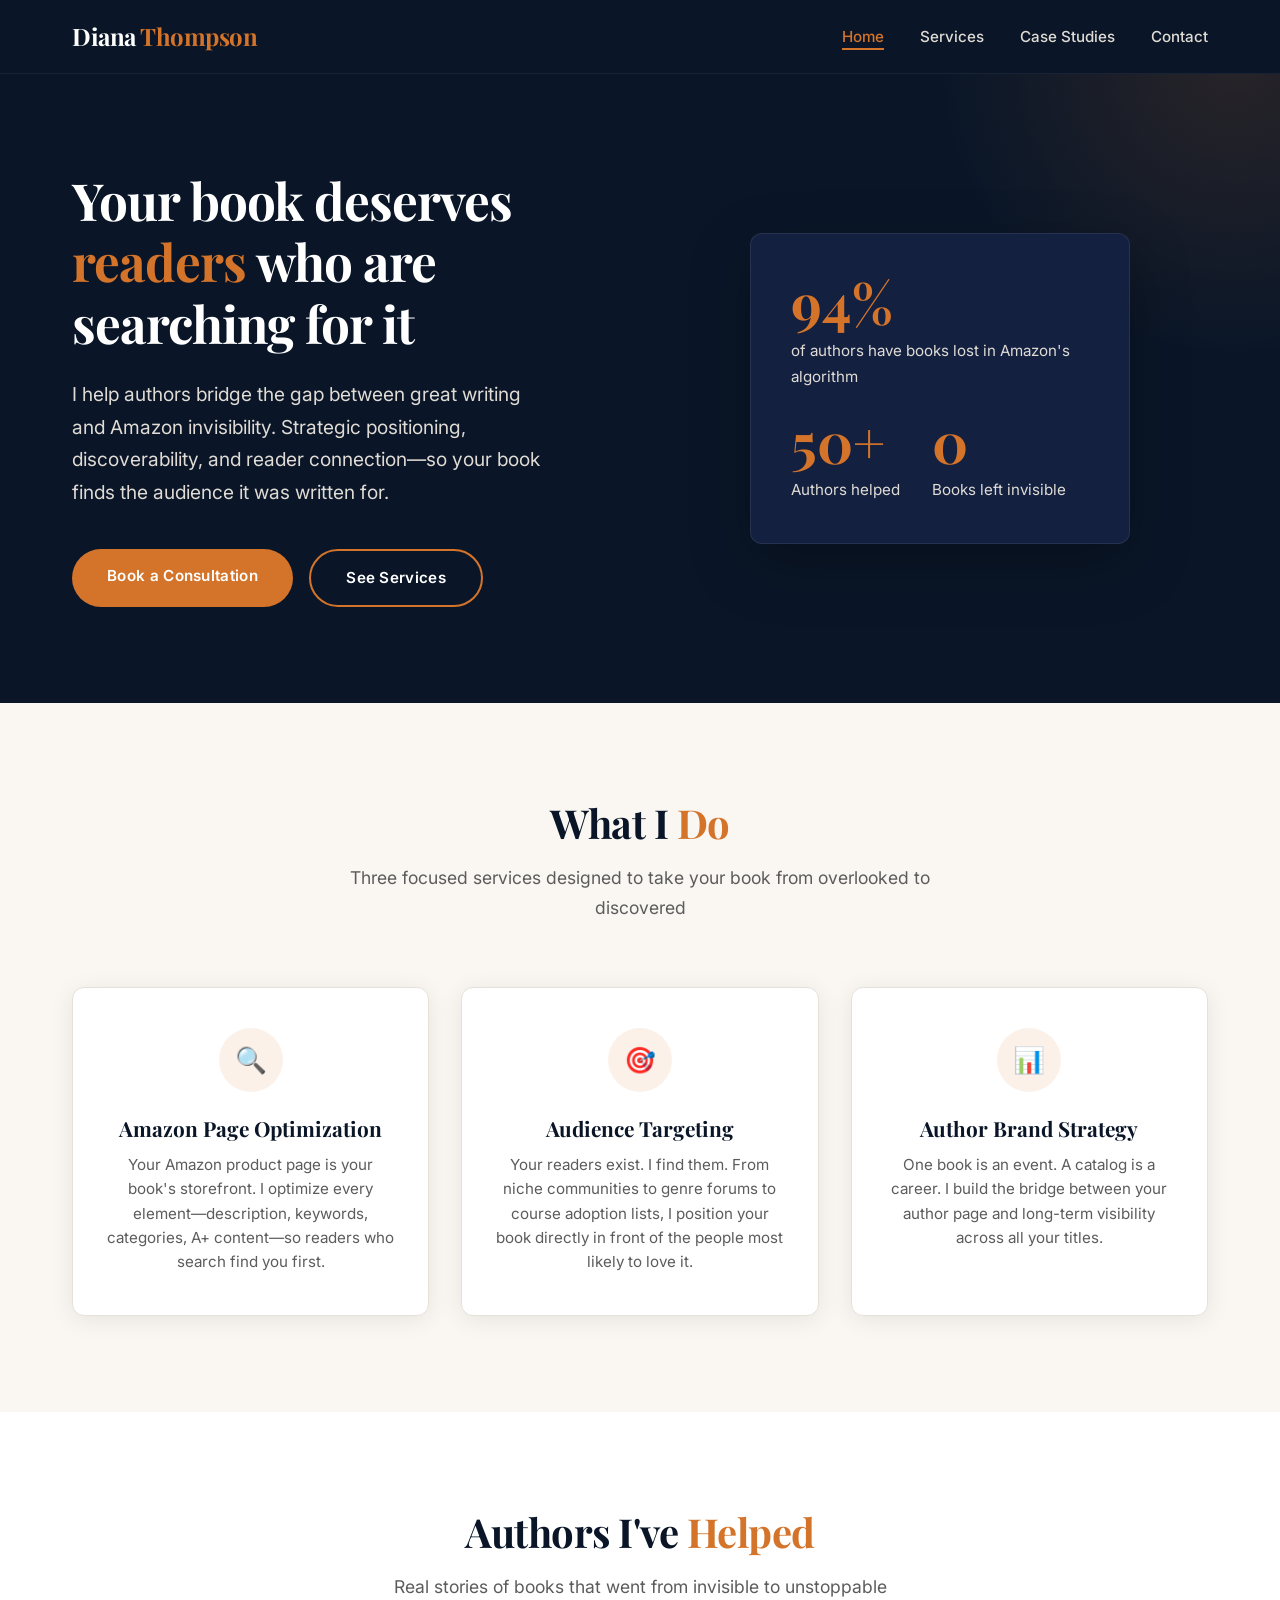
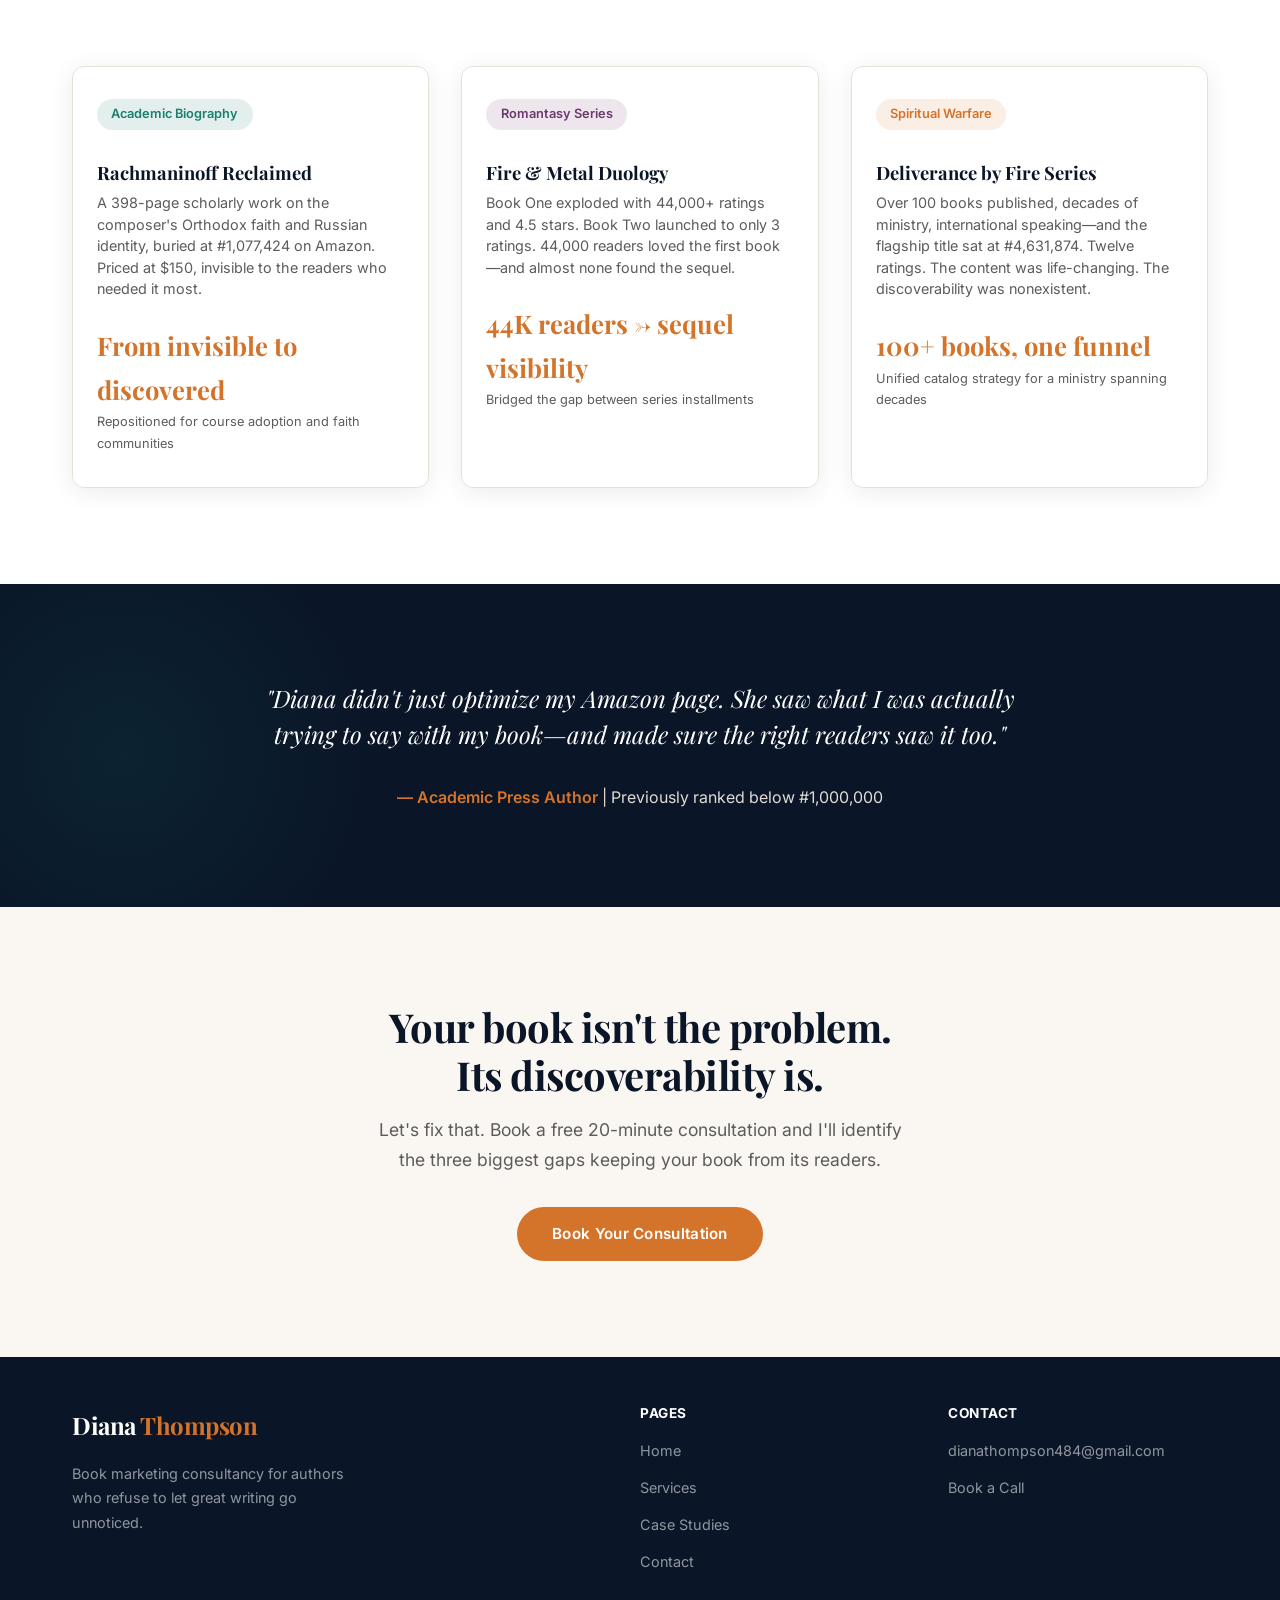
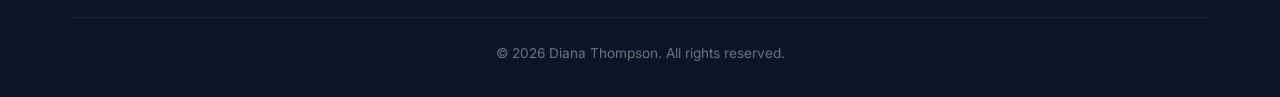
<file: index.html>
<!DOCTYPE html>
<html lang="en">
<head>
    <meta charset="UTF-8">
    <meta name="viewport" content="width=device-width, initial-scale=1.0">
    <title>Diana Thompson | Book Marketing Consultancy</title>
    <link rel="preconnect" href="https://fonts.googleapis.com">
    <link rel="preconnect" href="https://fonts.gstatic.com" crossorigin>
    <link href="https://fonts.googleapis.com/css2?family=Inter:wght@400;500;600;700&family=Playfair+Display:ital,wght@0,600;0,700;1,600&display=swap" rel="stylesheet">
    <link rel="stylesheet" href="style.css">
</head>
<body>

<!-- NAVBAR -->
<nav class="navbar">
    <div class="container">
        <a href="index.html" class="logo">Diana <span>Thompson</span></a>
        <ul class="nav-links">
            <li><a href="index.html" class="active">Home</a></li>
            <li><a href="services.html">Services</a></li>
            <li><a href="case-studies.html">Case Studies</a></li>
            <li><a href="contact.html">Contact</a></li>
        </ul>
    </div>
</nav>

<!-- HERO -->
<header class="hero">
    <div class="container">
        <div class="hero-content">
            <h1>Your book deserves <span>readers</span> who are searching for it</h1>
            <p>I help authors bridge the gap between great writing and Amazon invisibility. Strategic positioning, discoverability, and reader connection—so your book finds the audience it was written for.</p>
            <div class="hero-buttons">
                <a href="contact.html" class="btn btn-primary">Book a Consultation</a>
                <a href="services.html" class="btn btn-secondary">See Services</a>
            </div>
        </div>
        <div class="hero-visual">
            <div class="hero-card">
                <div class="stat">94%</div>
                <div class="stat-label">of authors have books lost in Amazon's algorithm</div>
                <div class="stat-row">
                    <div>
                        <div class="stat">50+</div>
                        <div class="stat-label">Authors helped</div>
                    </div>
                    <div>
                        <div class="stat">0</div>
                        <div class="stat-label">Books left invisible</div>
                    </div>
                </div>
            </div>
        </div>
    </div>
</header>

<!-- SERVICES OVERVIEW -->
<section class="services-overview">
    <div class="container">
        <div class="section-header">
            <h2>What I <span>Do</span></h2>
            <p>Three focused services designed to take your book from overlooked to discovered</p>
        </div>
        <div class="services-grid">
            <div class="service-card">
                <div class="service-icon">🔍</div>
                <h3>Amazon Page Optimization</h3>
                <p>Your Amazon product page is your book's storefront. I optimize every element—description, keywords, categories, A+ content—so readers who search find you first.</p>
            </div>
            <div class="service-card">
                <div class="service-icon">🎯</div>
                <h3>Audience Targeting</h3>
                <p>Your readers exist. I find them. From niche communities to genre forums to course adoption lists, I position your book directly in front of the people most likely to love it.</p>
            </div>
            <div class="service-card">
                <div class="service-icon">📊</div>
                <h3>Author Brand Strategy</h3>
                <p>One book is an event. A catalog is a career. I build the bridge between your author page and long-term visibility across all your titles.</p>
            </div>
        </div>
    </div>
</section>

<!-- CASE STUDIES PREVIEW -->
<section class="case-studies-preview">
    <div class="container">
        <div class="section-header">
            <h2>Authors I've <span>Helped</span></h2>
            <p>Real stories of books that went from invisible to unstoppable</p>
        </div>
        <div class="case-cards">
            <!-- Case 1: Academic -->
            <div class="case-card">
                <div class="case-card-header">
                    <span class="genre-tag genre-academic">Academic Biography</span>
                </div>
                <div class="case-card-body">
                    <h3>Rachmaninoff Reclaimed</h3>
                    <p>A 398-page scholarly work on the composer's Orthodox faith and Russian identity, buried at #1,077,424 on Amazon. Priced at $150, invisible to the readers who needed it most.</p>
                </div>
                <div class="case-card-footer">
                    <div class="case-stat">From invisible to discovered</div>
                    <div class="case-stat-label">Repositioned for course adoption and faith communities</div>
                </div>
            </div>
            <!-- Case 2: Romantasy -->
            <div class="case-card">
                <div class="case-card-header">
                    <span class="genre-tag genre-romantasy">Romantasy Series</span>
                </div>
                <div class="case-card-body">
                    <h3>Fire & Metal Duology</h3>
                    <p>Book One exploded with 44,000+ ratings and 4.5 stars. Book Two launched to only 3 ratings. 44,000 readers loved the first book—and almost none found the sequel.</p>
                </div>
                <div class="case-card-footer">
                    <div class="case-stat">44K readers → sequel visibility</div>
                    <div class="case-stat-label">Bridged the gap between series installments</div>
                </div>
            </div>
            <!-- Case 3: Ministry -->
            <div class="case-card">
                <div class="case-card-header">
                    <span class="genre-tag genre-ministry">Spiritual Warfare</span>
                </div>
                <div class="case-card-body">
                    <h3>Deliverance by Fire Series</h3>
                    <p>Over 100 books published, decades of ministry, international speaking—and the flagship title sat at #4,631,874. Twelve ratings. The content was life-changing. The discoverability was nonexistent.</p>
                </div>
                <div class="case-card-footer">
                    <div class="case-stat">100+ books, one funnel</div>
                    <div class="case-stat-label">Unified catalog strategy for a ministry spanning decades</div>
                </div>
            </div>
        </div>
    </div>
</section>

<!-- TESTIMONIAL -->
<section class="testimonial-section">
    <div class="container">
        <div class="testimonial">
            <blockquote>"Diana didn't just optimize my Amazon page. She saw what I was actually trying to say with my book—and made sure the right readers saw it too."</blockquote>
            <cite>— Academic Press Author <span>| Previously ranked below #1,000,000</span></cite>
        </div>
    </div>
</section>

<!-- CTA -->
<section class="cta-section">
    <div class="container">
        <h2>Your book isn't the problem. <br>Its discoverability is.</h2>
        <p>Let's fix that. Book a free 20-minute consultation and I'll identify the three biggest gaps keeping your book from its readers.</p>
        <a href="contact.html" class="btn btn-primary">Book Your Consultation</a>
    </div>
</section>

<!-- FOOTER -->
<footer class="footer">
    <div class="container">
        <div class="footer-grid">
            <div class="footer-brand">
                <a href="index.html" class="logo">Diana <span>Thompson</span></a>
                <p>Book marketing consultancy for authors who refuse to let great writing go unnoticed.</p>
            </div>
            <div class="footer-links">
                <h4>Pages</h4>
                <ul>
                    <li><a href="index.html">Home</a></li>
                    <li><a href="services.html">Services</a></li>
                    <li><a href="case-studies.html">Case Studies</a></li>
                    <li><a href="contact.html">Contact</a></li>
                </ul>
            </div>
            <div class="footer-links">
                <h4>Contact</h4>
                <ul>
                    <li><a href="mailto:dianathompson484@gmail.com">dianathompson484@gmail.com</a></li>
                    <li><a href="contact.html">Book a Call</a></li>
                </ul>
            </div>
        </div>
        <div class="footer-bottom">
            <p>&copy; 2026 Diana Thompson. All rights reserved.</p>
        </div>
    </div>
</footer>

</body>
</html>
</file>
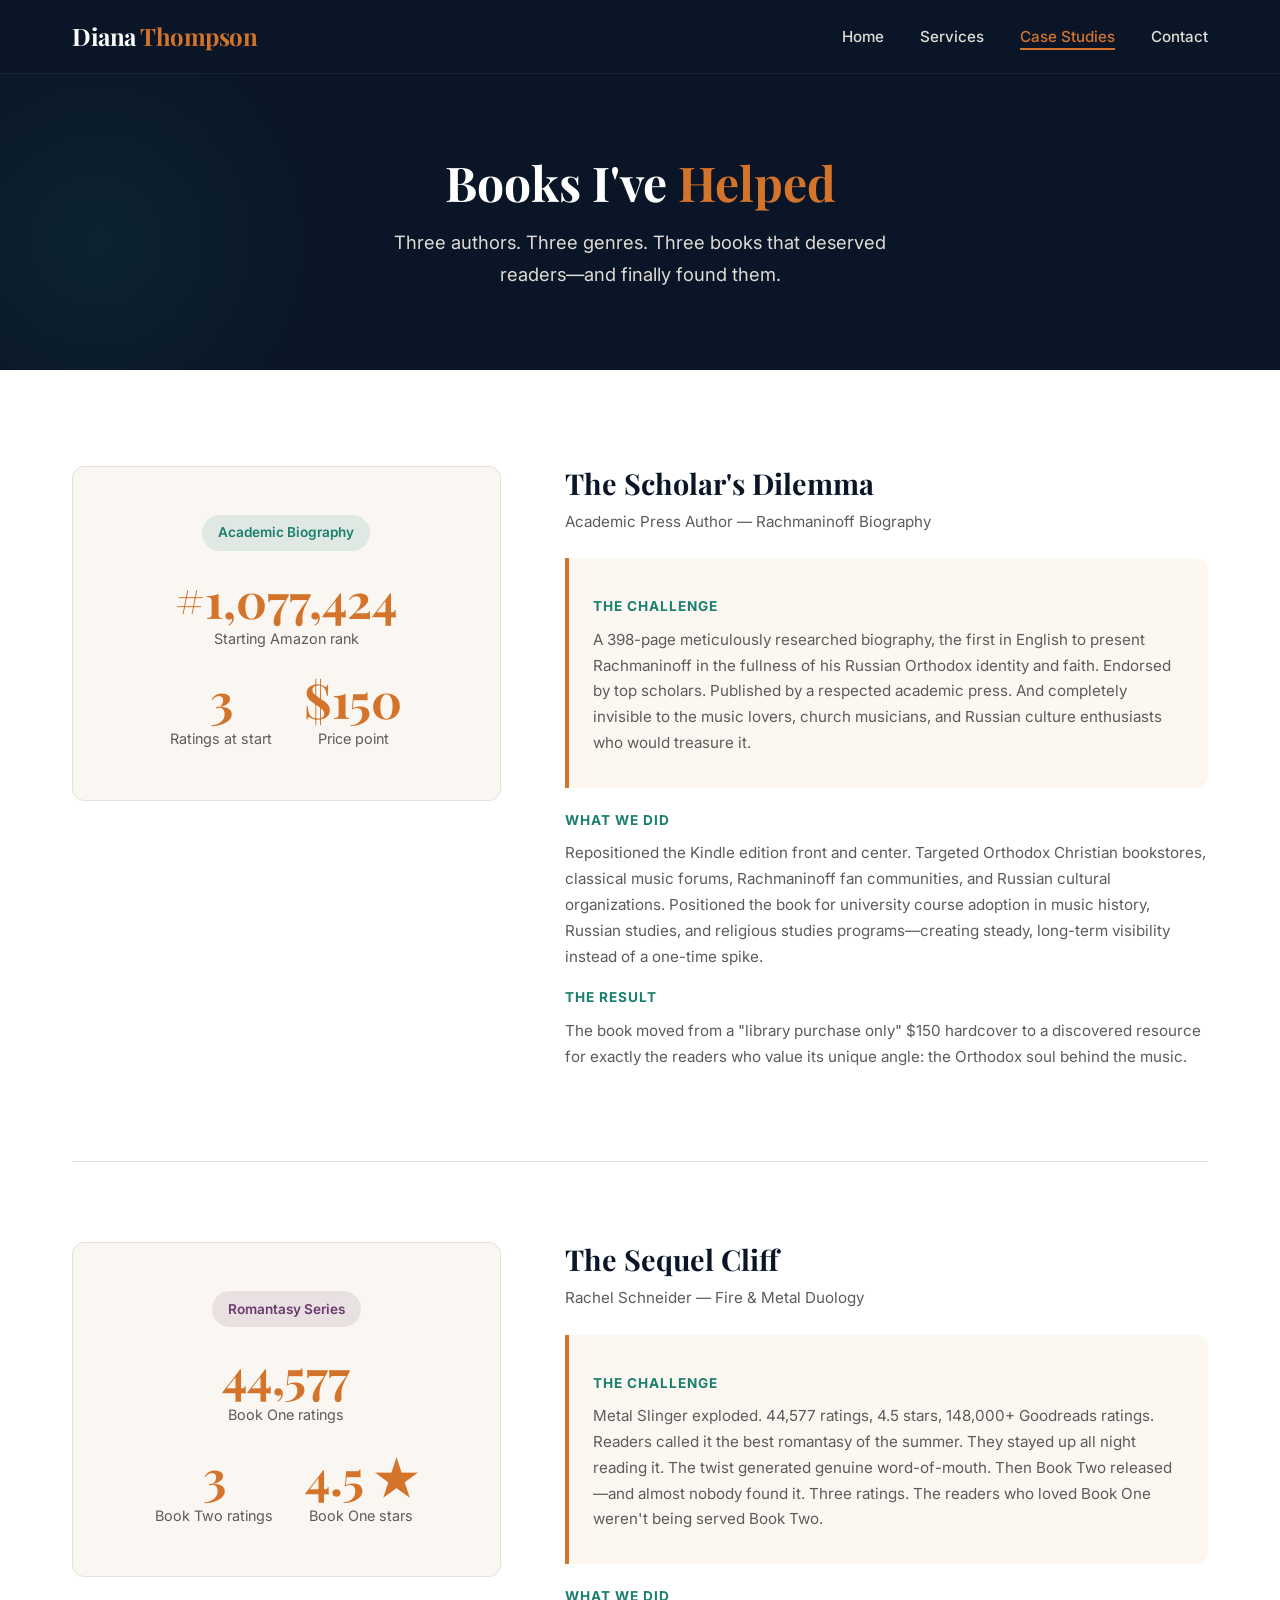
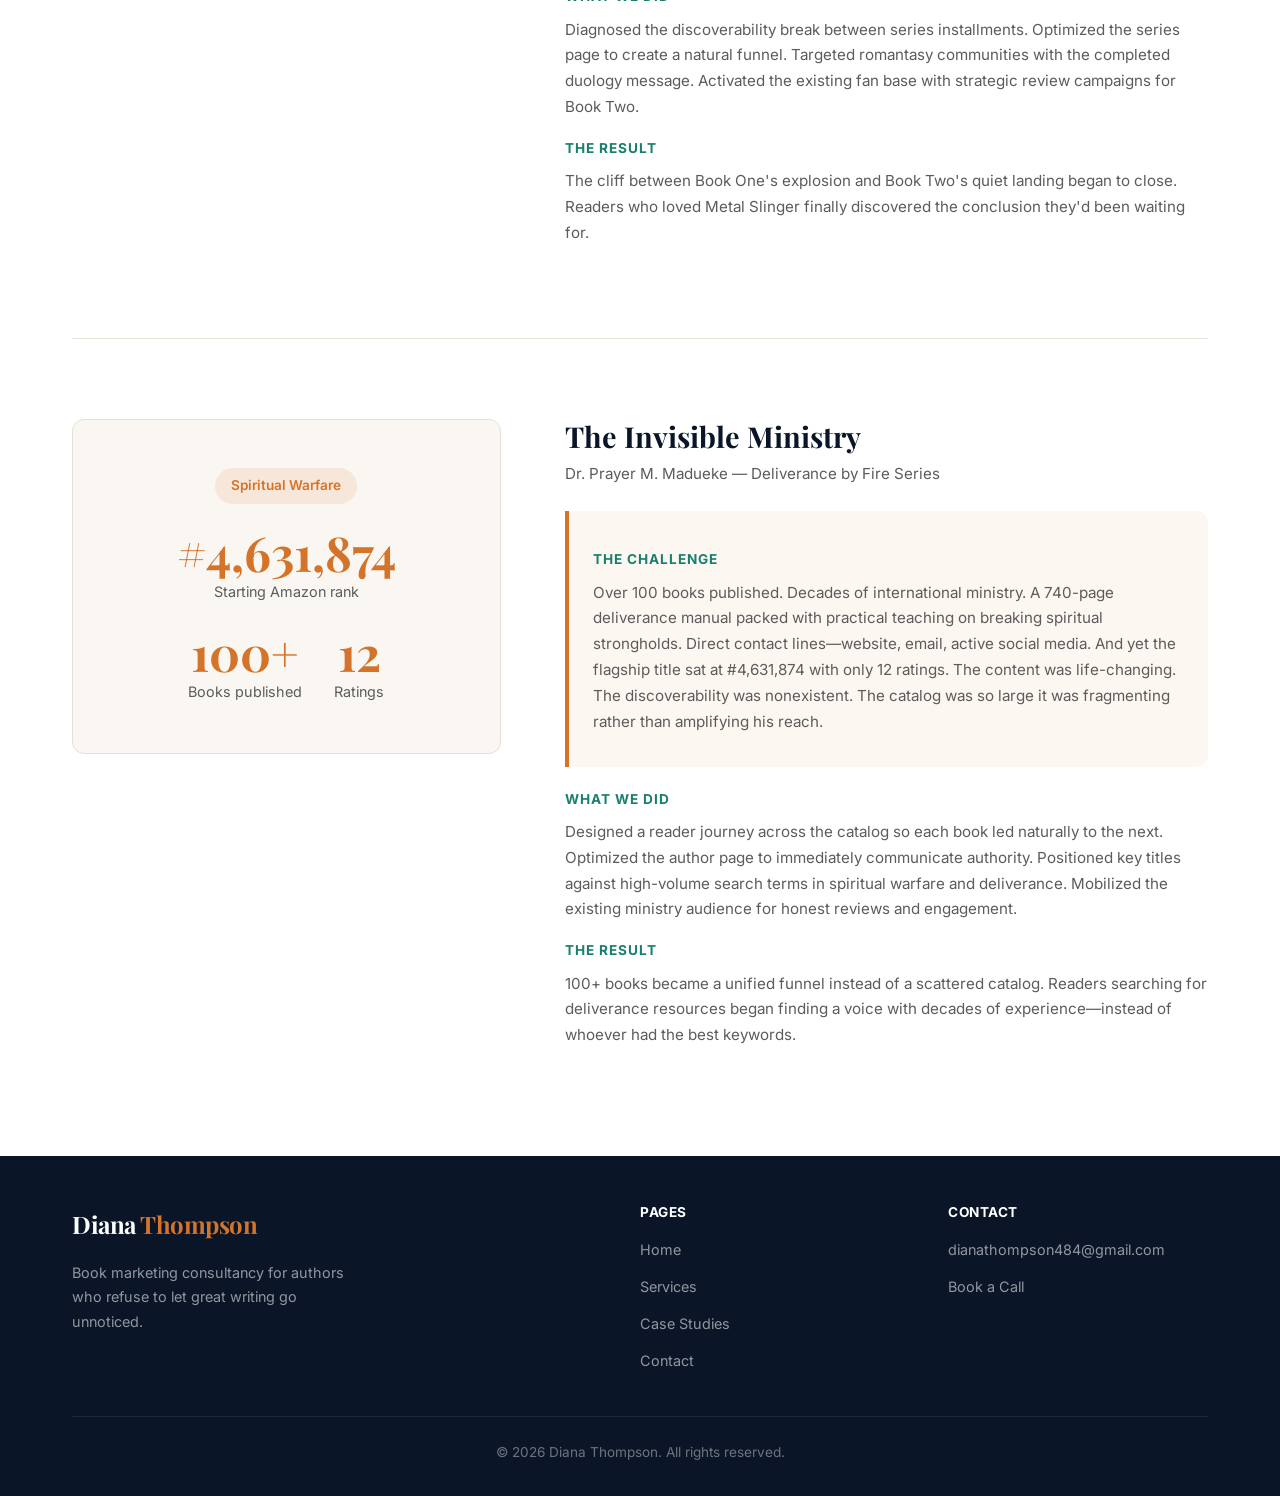
<file: case-studies.html>
<!DOCTYPE html>
<html lang="en">
<head>
    <meta charset="UTF-8">
    <meta name="viewport" content="width=device-width, initial-scale=1.0">
    <title>Case Studies | Diana Thompson</title>
    <link rel="preconnect" href="https://fonts.googleapis.com">
    <link rel="preconnect" href="https://fonts.gstatic.com" crossorigin>
    <link href="https://fonts.googleapis.com/css2?family=Inter:wght@400;500;600;700&family=Playfair+Display:ital,wght@0,600;0,700;1,600&display=swap" rel="stylesheet">
    <link rel="stylesheet" href="style.css">
</head>
<body>

<nav class="navbar">
    <div class="container">
        <a href="index.html" class="logo">Diana <span>Thompson</span></a>
        <ul class="nav-links">
            <li><a href="index.html">Home</a></li>
            <li><a href="services.html">Services</a></li>
            <li><a href="case-studies.html" class="active">Case Studies</a></li>
            <li><a href="contact.html">Contact</a></li>
        </ul>
    </div>
</nav>

<section class="case-studies-hero">
    <div class="container">
        <h1>Books I've <span>Helped</span></h1>
        <p>Three authors. Three genres. Three books that deserved readers—and finally found them.</p>
    </div>
</section>

<section class="case-studies-list">
    <div class="container">

        <!-- Case Study 1: Academic -->
        <div class="case-study-full">
            <div class="case-study-visual">
                <span class="genre-tag genre-academic">Academic Biography</span>
                <div class="case-metric">#1,077,424</div>
                <div class="case-metric-label">Starting Amazon rank</div>
                <div class="case-metric-row">
                    <div>
                        <div class="case-metric">3</div>
                        <div class="case-metric-label">Ratings at start</div>
                    </div>
                    <div>
                        <div class="case-metric">$150</div>
                        <div class="case-metric-label">Price point</div>
                    </div>
                </div>
            </div>
            <div class="case-study-content">
                <h2>The Scholar's Dilemma</h2>
                <p class="author-name">Academic Press Author — Rachmaninoff Biography</p>
                <div class="challenge-box">
                    <h4>The Challenge</h4>
                    <p>A 398-page meticulously researched biography, the first in English to present Rachmaninoff in the fullness of his Russian Orthodox identity and faith. Endorsed by top scholars. Published by a respected academic press. And completely invisible to the music lovers, church musicians, and Russian culture enthusiasts who would treasure it.</p>
                </div>
                <h4>What We Did</h4>
                <p>Repositioned the Kindle edition front and center. Targeted Orthodox Christian bookstores, classical music forums, Rachmaninoff fan communities, and Russian cultural organizations. Positioned the book for university course adoption in music history, Russian studies, and religious studies programs—creating steady, long-term visibility instead of a one-time spike.</p>
                <h4>The Result</h4>
                <p>The book moved from a "library purchase only" $150 hardcover to a discovered resource for exactly the readers who value its unique angle: the Orthodox soul behind the music.</p>
            </div>
        </div>

        <!-- Case Study 2: Romantasy -->
        <div class="case-study-full">
            <div class="case-study-visual">
                <span class="genre-tag genre-romantasy">Romantasy Series</span>
                <div class="case-metric">44,577</div>
                <div class="case-metric-label">Book One ratings</div>
                <div class="case-metric-row">
                    <div>
                        <div class="case-metric">3</div>
                        <div class="case-metric-label">Book Two ratings</div>
                    </div>
                    <div>
                        <div class="case-metric">4.5 ★</div>
                        <div class="case-metric-label">Book One stars</div>
                    </div>
                </div>
            </div>
            <div class="case-study-content">
                <h2>The Sequel Cliff</h2>
                <p class="author-name">Rachel Schneider — Fire & Metal Duology</p>
                <div class="challenge-box">
                    <h4>The Challenge</h4>
                    <p>Metal Slinger exploded. 44,577 ratings, 4.5 stars, 148,000+ Goodreads ratings. Readers called it the best romantasy of the summer. They stayed up all night reading it. The twist generated genuine word-of-mouth. Then Book Two released—and almost nobody found it. Three ratings. The readers who loved Book One weren't being served Book Two.</p>
                </div>
                <h4>What We Did</h4>
                <p>Diagnosed the discoverability break between series installments. Optimized the series page to create a natural funnel. Targeted romantasy communities with the completed duology message. Activated the existing fan base with strategic review campaigns for Book Two.</p>
                <h4>The Result</h4>
                <p>The cliff between Book One's explosion and Book Two's quiet landing began to close. Readers who loved Metal Slinger finally discovered the conclusion they'd been waiting for.</p>
            </div>
        </div>

        <!-- Case Study 3: Ministry -->
        <div class="case-study-full">
            <div class="case-study-visual">
                <span class="genre-tag genre-ministry">Spiritual Warfare</span>
                <div class="case-metric">#4,631,874</div>
                <div class="case-metric-label">Starting Amazon rank</div>
                <div class="case-metric-row">
                    <div>
                        <div class="case-metric">100+</div>
                        <div class="case-metric-label">Books published</div>
                    </div>
                    <div>
                        <div class="case-metric">12</div>
                        <div class="case-metric-label">Ratings</div>
                    </div>
                </div>
            </div>
            <div class="case-study-content">
                <h2>The Invisible Ministry</h2>
                <p class="author-name">Dr. Prayer M. Madueke — Deliverance by Fire Series</p>
                <div class="challenge-box">
                    <h4>The Challenge</h4>
                    <p>Over 100 books published. Decades of international ministry. A 740-page deliverance manual packed with practical teaching on breaking spiritual strongholds. Direct contact lines—website, email, active social media. And yet the flagship title sat at #4,631,874 with only 12 ratings. The content was life-changing. The discoverability was nonexistent. The catalog was so large it was fragmenting rather than amplifying his reach.</p>
                </div>
                <h4>What We Did</h4>
                <p>Designed a reader journey across the catalog so each book led naturally to the next. Optimized the author page to immediately communicate authority. Positioned key titles against high-volume search terms in spiritual warfare and deliverance. Mobilized the existing ministry audience for honest reviews and engagement.</p>
                <h4>The Result</h4>
                <p>100+ books became a unified funnel instead of a scattered catalog. Readers searching for deliverance resources began finding a voice with decades of experience—instead of whoever had the best keywords.</p>
            </div>
        </div>

    </div>
</section>

<footer class="footer">
    <div class="container">
        <div class="footer-grid">
            <div class="footer-brand">
                <a href="index.html" class="logo">Diana <span>Thompson</span></a>
                <p>Book marketing consultancy for authors who refuse to let great writing go unnoticed.</p>
            </div>
            <div class="footer-links">
                <h4>Pages</h4>
                <ul>
                    <li><a href="index.html">Home</a></li>
                    <li><a href="services.html">Services</a></li>
                    <li><a href="case-studies.html">Case Studies</a></li>
                    <li><a href="contact.html">Contact</a></li>
                </ul>
            </div>
            <div class="footer-links">
                <h4>Contact</h4>
                <ul>
                    <li><a href="mailto:dianathompson484@gmail.com">dianathompson484@gmail.com</a></li>
                    <li><a href="contact.html">Book a Call</a></li>
                </ul>
            </div>
        </div>
        <div class="footer-bottom">
            <p>&copy; 2026 Diana Thompson. All rights reserved.</p>
        </div>
    </div>
</footer>

</body>
</html>
</file>
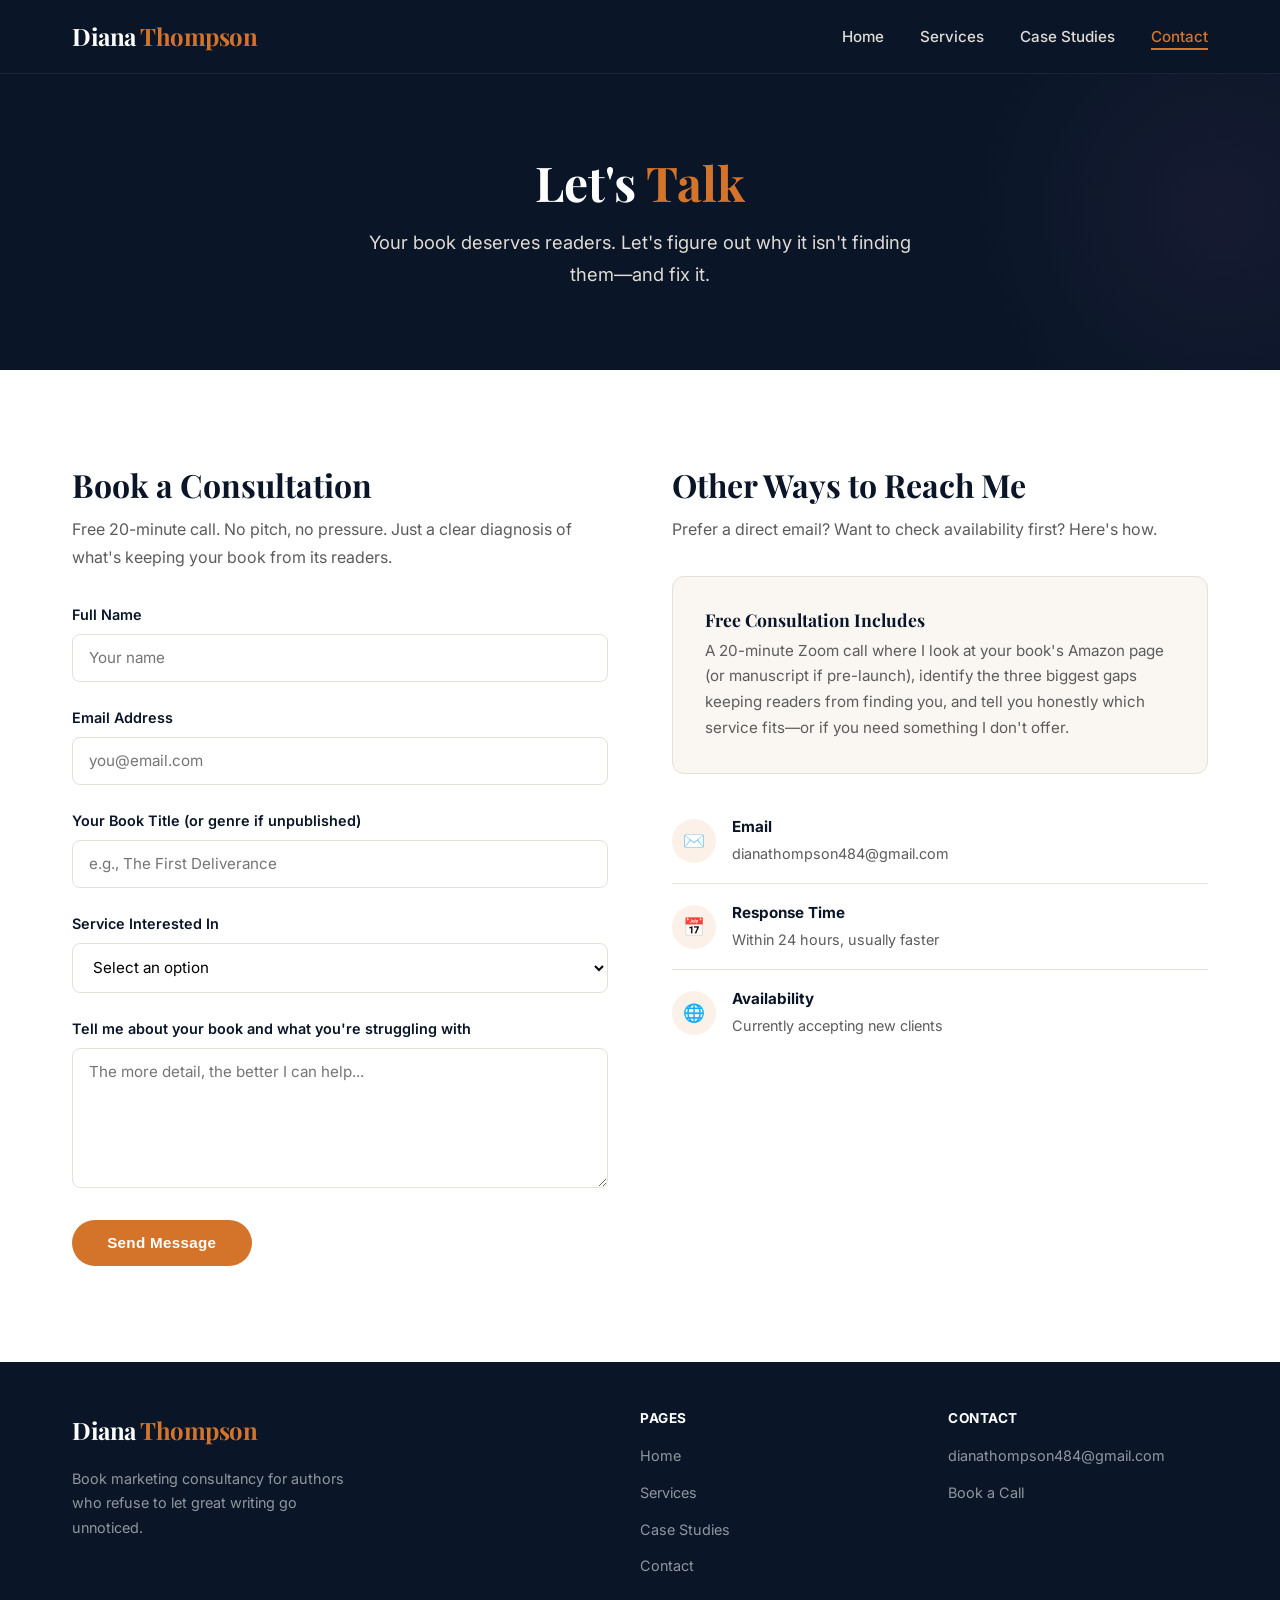
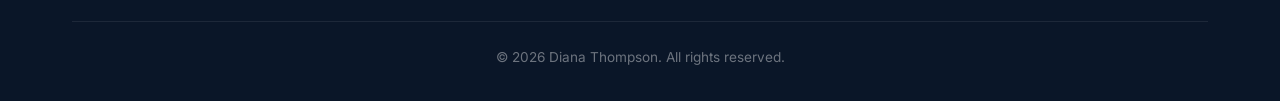
<file: contact.html>
<!DOCTYPE html>
<html lang="en">
<head>
    <meta charset="UTF-8">
    <meta name="viewport" content="width=device-width, initial-scale=1.0">
    <title>Contact | Diana Thompson</title>
    <link rel="preconnect" href="https://fonts.googleapis.com">
    <link rel="preconnect" href="https://fonts.gstatic.com" crossorigin>
    <link href="https://fonts.googleapis.com/css2?family=Inter:wght@400;500;600;700&family=Playfair+Display:ital,wght@0,600;0,700;1,600&display=swap" rel="stylesheet">
    <link rel="stylesheet" href="style.css">
</head>
<body>

<nav class="navbar">
    <div class="container">
        <a href="index.html" class="logo">Diana <span>Thompson</span></a>
        <ul class="nav-links">
            <li><a href="index.html">Home</a></li>
            <li><a href="services.html">Services</a></li>
            <li><a href="case-studies.html">Case Studies</a></li>
            <li><a href="contact.html" class="active">Contact</a></li>
        </ul>
    </div>
</nav>

<section class="contact-hero">
    <div class="container">
        <h1>Let's <span>Talk</span></h1>
        <p>Your book deserves readers. Let's figure out why it isn't finding them—and fix it.</p>
    </div>
</section>

<section class="contact-main">
    <div class="container">
        <div class="contact-grid">
            <!-- Form -->
            <div class="contact-form-section">
                <h2>Book a Consultation</h2>
                <p>Free 20-minute call. No pitch, no pressure. Just a clear diagnosis of what's keeping your book from its readers.</p>
                <form class="contact-form" action="#" method="POST">
                    <div class="form-group">
                        <label for="name">Full Name</label>
                        <input type="text" id="name" name="name" placeholder="Your name" required>
                    </div>
                    <div class="form-group">
                        <label for="email">Email Address</label>
                        <input type="email" id="email" name="email" placeholder="you@email.com" required>
                    </div>
                    <div class="form-group">
                        <label for="book-title">Your Book Title (or genre if unpublished)</label>
                        <input type="text" id="book-title" name="book-title" placeholder="e.g., The First Deliverance">
                    </div>
                    <div class="form-group">
                        <label for="service">Service Interested In</label>
                        <select id="service" name="service">
                            <option value="">Select an option</option>
                            <option value="amazon-overhaul">Amazon Page Overhaul</option>
                            <option value="audience-discovery">Audience Discovery & Outreach</option>
                            <option value="full-strategy">Full Author Platform Strategy</option>
                            <option value="not-sure">Not sure yet — tell me what I need</option>
                        </select>
                    </div>
                    <div class="form-group">
                        <label for="message">Tell me about your book and what you're struggling with</label>
                        <textarea id="message" name="message" placeholder="The more detail, the better I can help..." required></textarea>
                    </div>
                    <button type="submit" class="btn btn-primary">Send Message</button>
                </form>
            </div>
            <!-- Info -->
            <div class="contact-info-section">
                <h2>Other Ways to Reach Me</h2>
                <p>Prefer a direct email? Want to check availability first? Here's how.</p>
                <div class="contact-info-card">
                    <h3>Free Consultation Includes</h3>
                    <p>A 20-minute Zoom call where I look at your book's Amazon page (or manuscript if pre-launch), identify the three biggest gaps keeping readers from finding you, and tell you honestly which service fits—or if you need something I don't offer.</p>
                </div>
                <ul class="contact-methods">
                    <li>
                        <div class="contact-method-icon">✉️</div>
                        <div class="contact-method-text">
                            <strong>Email</strong>
                            <span>dianathompson484@gmail.com</span>
                        </div>
                    </li>
                    <li>
                        <div class="contact-method-icon">📅</div>
                        <div class="contact-method-text">
                            <strong>Response Time</strong>
                            <span>Within 24 hours, usually faster</span>
                        </div>
                    </li>
                    <li>
                        <div class="contact-method-icon">🌐</div>
                        <div class="contact-method-text">
                            <strong>Availability</strong>
                            <span>Currently accepting new clients</span>
                        </div>
                    </li>
                </ul>
            </div>
        </div>
    </div>
</section>

<footer class="footer">
    <div class="container">
        <div class="footer-grid">
            <div class="footer-brand">
                <a href="index.html" class="logo">Diana <span>Thompson</span></a>
                <p>Book marketing consultancy for authors who refuse to let great writing go unnoticed.</p>
            </div>
            <div class="footer-links">
                <h4>Pages</h4>
                <ul>
                    <li><a href="index.html">Home</a></li>
                    <li><a href="services.html">Services</a></li>
                    <li><a href="case-studies.html">Case Studies</a></li>
                    <li><a href="contact.html">Contact</a></li>
                </ul>
            </div>
            <div class="footer-links">
                <h4>Contact</h4>
                <ul>
                    <li><a href="mailto:dianathompson484@gmail.com">dianathompson484@gmail.com</a></li>
                    <li><a href="contact.html">Book a Call</a></li>
                </ul>
            </div>
        </div>
        <div class="footer-bottom">
            <p>&copy; 2026 Diana Thompson. All rights reserved.</p>
        </div>
    </div>
</footer>

</body>
</html>
</file>
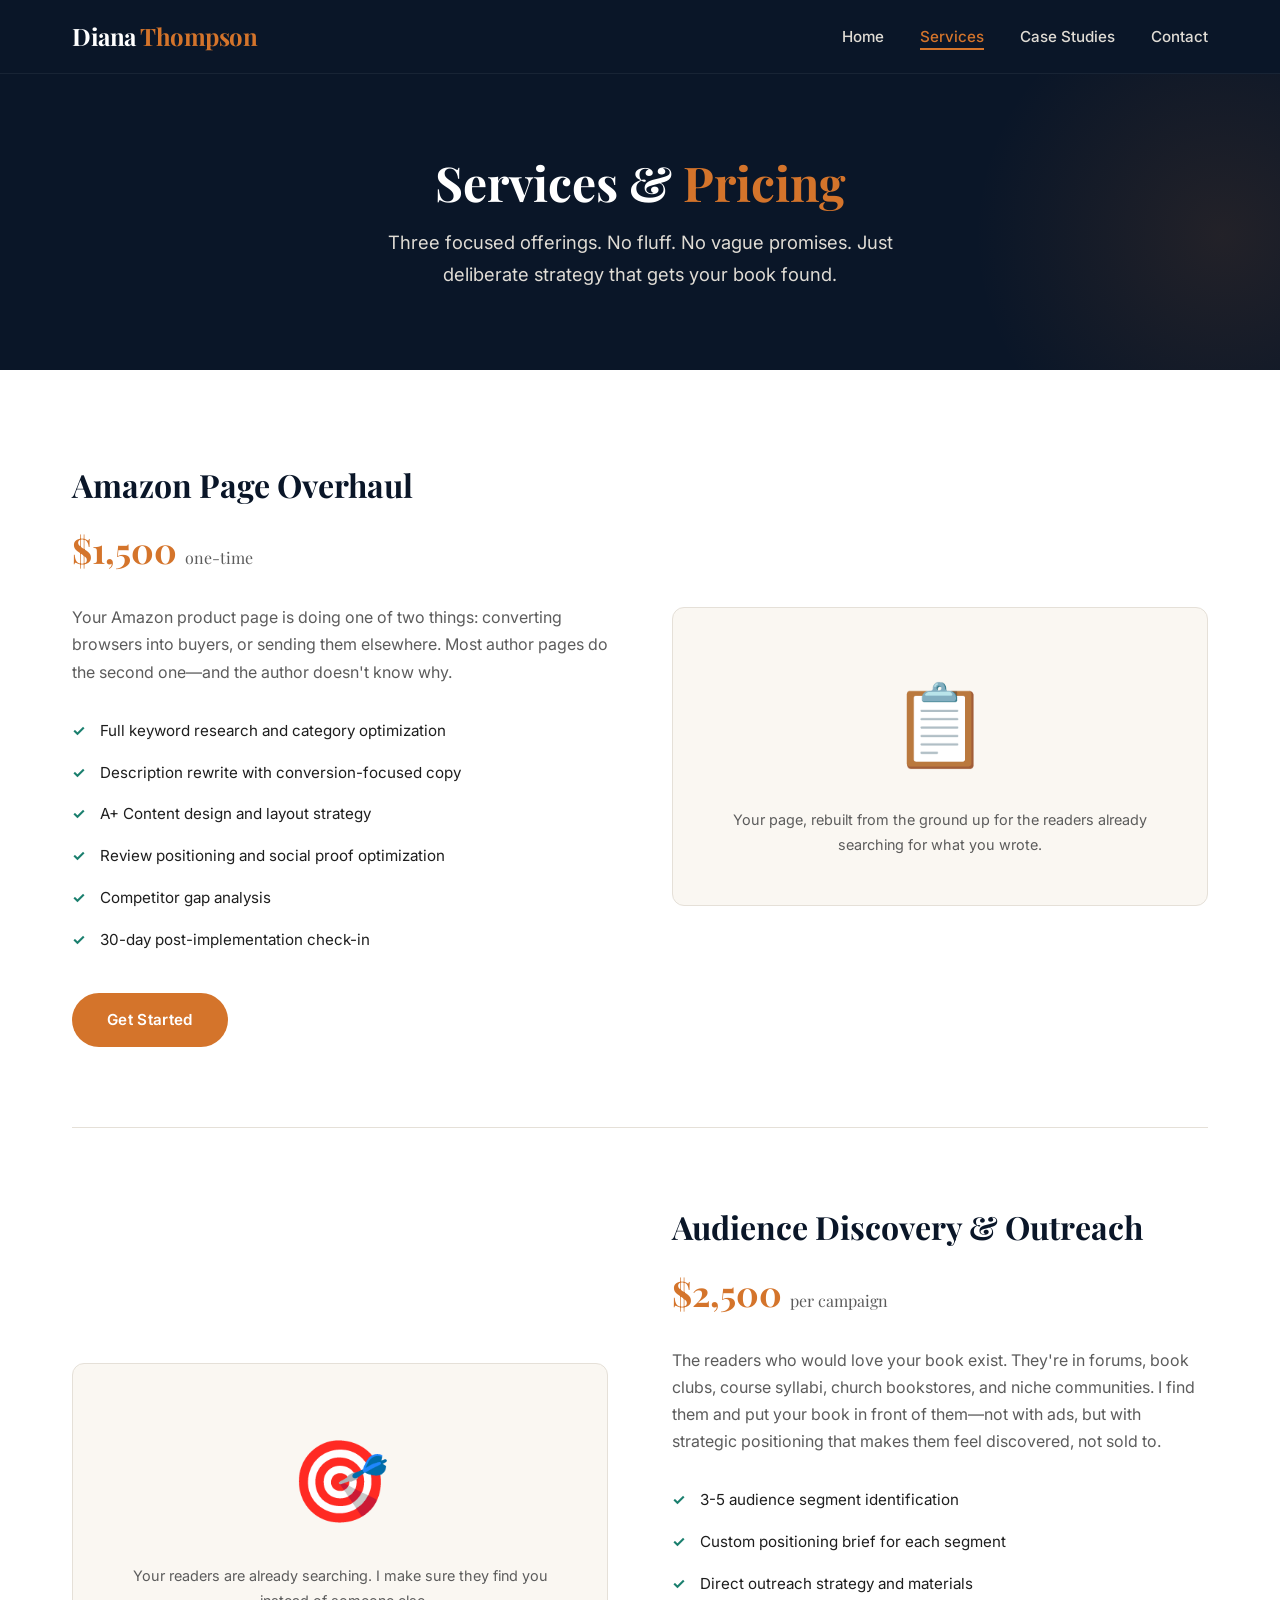
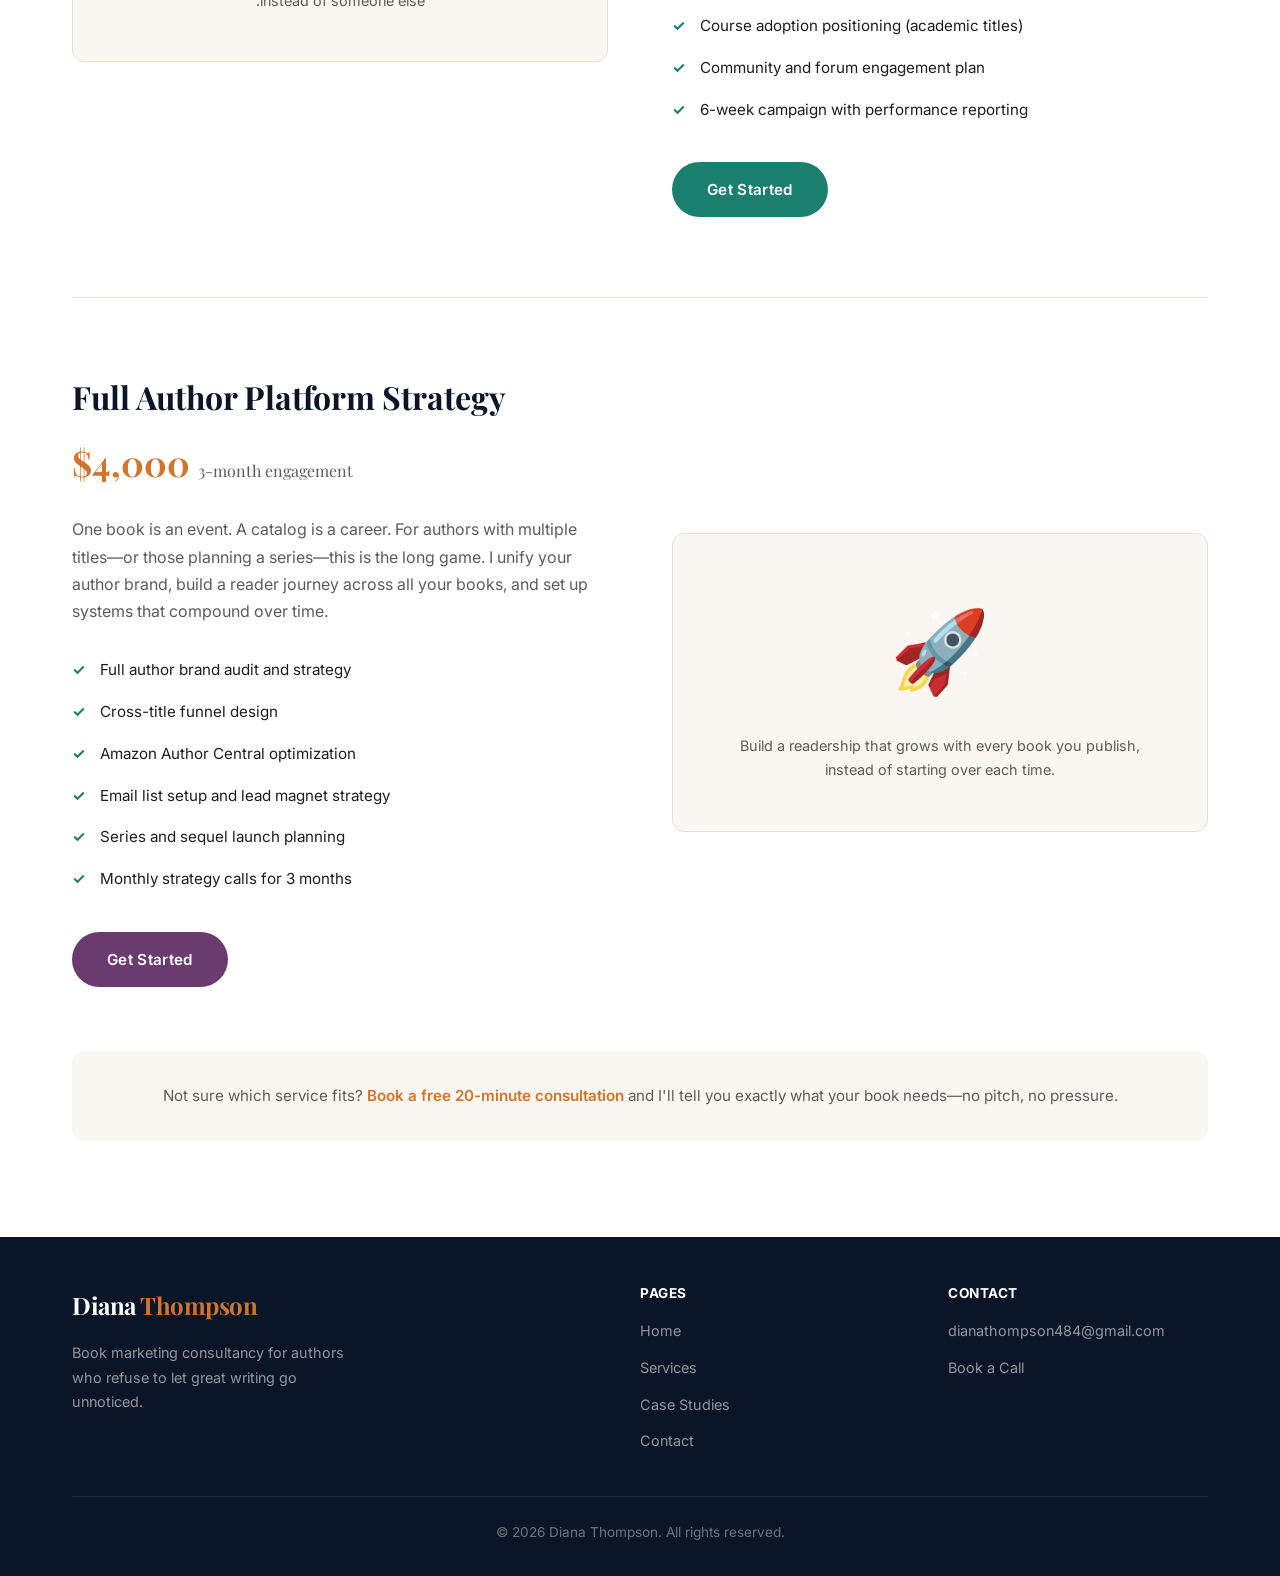
<file: services.html>
<!DOCTYPE html>
<html lang="en">
<head>
    <meta charset="UTF-8">
    <meta name="viewport" content="width=device-width, initial-scale=1.0">
    <title>Services | Diana Thompson</title>
    <link rel="preconnect" href="https://fonts.googleapis.com">
    <link rel="preconnect" href="https://fonts.gstatic.com" crossorigin>
    <link href="https://fonts.googleapis.com/css2?family=Inter:wght@400;500;600;700&family=Playfair+Display:ital,wght@0,600;0,700;1,600&display=swap" rel="stylesheet">
    <link rel="stylesheet" href="style.css">
</head>
<body>

<nav class="navbar">
    <div class="container">
        <a href="index.html" class="logo">Diana <span>Thompson</span></a>
        <ul class="nav-links">
            <li><a href="index.html">Home</a></li>
            <li><a href="services.html" class="active">Services</a></li>
            <li><a href="case-studies.html">Case Studies</a></li>
            <li><a href="contact.html">Contact</a></li>
        </ul>
    </div>
</nav>

<section class="services-hero">
    <div class="container">
        <h1>Services & <span>Pricing</span></h1>
        <p>Three focused offerings. No fluff. No vague promises. Just deliberate strategy that gets your book found.</p>
    </div>
</section>

<section class="services-detail">
    <div class="container">

        <!-- Service 1 -->
        <div class="service-package">
            <div class="service-package-content">
                <h2>Amazon Page Overhaul</h2>
                <div class="price">$1,500 <span>one-time</span></div>
                <p>Your Amazon product page is doing one of two things: converting browsers into buyers, or sending them elsewhere. Most author pages do the second one—and the author doesn't know why.</p>
                <ul class="service-features">
                    <li>Full keyword research and category optimization</li>
                    <li>Description rewrite with conversion-focused copy</li>
                    <li>A+ Content design and layout strategy</li>
                    <li>Review positioning and social proof optimization</li>
                    <li>Competitor gap analysis</li>
                    <li>30-day post-implementation check-in</li>
                </ul>
                <a href="contact.html" class="btn btn-primary">Get Started</a>
            </div>
            <div class="service-package-visual">
                <div class="big-icon">📋</div>
                <p>Your page, rebuilt from the ground up for the readers already searching for what you wrote.</p>
            </div>
        </div>

        <!-- Service 2 -->
        <div class="service-package reverse">
            <div class="service-package-content">
                <h2>Audience Discovery & Outreach</h2>
                <div class="price">$2,500 <span>per campaign</span></div>
                <p>The readers who would love your book exist. They're in forums, book clubs, course syllabi, church bookstores, and niche communities. I find them and put your book in front of them—not with ads, but with strategic positioning that makes them feel discovered, not sold to.</p>
                <ul class="service-features">
                    <li>3-5 audience segment identification</li>
                    <li>Custom positioning brief for each segment</li>
                    <li>Direct outreach strategy and materials</li>
                    <li>Course adoption positioning (academic titles)</li>
                    <li>Community and forum engagement plan</li>
                    <li>6-week campaign with performance reporting</li>
                </ul>
                <a href="contact.html" class="btn btn-teal">Get Started</a>
            </div>
            <div class="service-package-visual">
                <div class="big-icon">🎯</div>
                <p>Your readers are already searching. I make sure they find you instead of someone else.</p>
            </div>
        </div>

        <!-- Service 3 -->
        <div class="service-package">
            <div class="service-package-content">
                <h2>Full Author Platform Strategy</h2>
                <div class="price">$4,000 <span>3-month engagement</span></div>
                <p>One book is an event. A catalog is a career. For authors with multiple titles—or those planning a series—this is the long game. I unify your author brand, build a reader journey across all your books, and set up systems that compound over time.</p>
                <ul class="service-features">
                    <li>Full author brand audit and strategy</li>
                    <li>Cross-title funnel design</li>
                    <li>Amazon Author Central optimization</li>
                    <li>Email list setup and lead magnet strategy</li>
                    <li>Series and sequel launch planning</li>
                    <li>Monthly strategy calls for 3 months</li>
                </ul>
                <a href="contact.html" class="btn btn-plum">Get Started</a>
            </div>
            <div class="service-package-visual">
                <div class="big-icon">🚀</div>
                <p>Build a readership that grows with every book you publish, instead of starting over each time.</p>
            </div>
        </div>

    </div>

    <div class="container">
        <div class="pricing-note">
            <p>Not sure which service fits? <a href="contact.html">Book a free 20-minute consultation</a> and I'll tell you exactly what your book needs—no pitch, no pressure.</p>
        </div>
    </div>
</section>

<footer class="footer">
    <div class="container">
        <div class="footer-grid">
            <div class="footer-brand">
                <a href="index.html" class="logo">Diana <span>Thompson</span></a>
                <p>Book marketing consultancy for authors who refuse to let great writing go unnoticed.</p>
            </div>
            <div class="footer-links">
                <h4>Pages</h4>
                <ul>
                    <li><a href="index.html">Home</a></li>
                    <li><a href="services.html">Services</a></li>
                    <li><a href="case-studies.html">Case Studies</a></li>
                    <li><a href="contact.html">Contact</a></li>
                </ul>
            </div>
            <div class="footer-links">
                <h4>Contact</h4>
                <ul>
                    <li><a href="mailto:dianathompson484@gmail.com">dianathompson484@gmail.com</a></li>
                    <li><a href="contact.html">Book a Call</a></li>
                </ul>
            </div>
        </div>
        <div class="footer-bottom">
            <p>&copy; 2026 Diana Thompson. All rights reserved.</p>
        </div>
    </div>
</footer>

</body>
</html>
</file>
<file: style.css>
/* ===== RESET & BASE ===== */
*, *::before, *::after {
    margin: 0;
    padding: 0;
    box-sizing: border-box;
}

:root {
    --navy: #0a1628;
    --navy-light: #132040;
    --burnt-orange: #d4742b;
    --burnt-orange-hover: #e6863d;
    --teal: #1a7f6e;
    --teal-hover: #209b86;
    --plum: #6b3a6e;
    --plum-hover: #824a85;
    --cream: #faf7f2;
    --white: #ffffff;
    --text: #1e1e1e;
    --text-light: #5c5c5c;
    --text-on-dark: #e0dcd5;
    --border: #e5e0d8;
    --shadow: 0 4px 24px rgba(0,0,0,0.08);
    --shadow-hover: 0 8px 40px rgba(0,0,0,0.14);
    --font-heading: 'Playfair Display', Georgia, 'Times New Roman', serif;
    --font-body: 'Inter', 'Helvetica Neue', Arial, sans-serif;
    --radius: 12px;
    --transition: 0.25s ease;
}

html {
    scroll-behavior: smooth;
}

body {
    font-family: var(--font-body);
    color: var(--text);
    background: var(--white);
    line-height: 1.7;
    -webkit-font-smoothing: antialiased;
}

h1, h2, h3, h4 {
    font-family: var(--font-heading);
    font-weight: 700;
    line-height: 1.2;
}

a {
    text-decoration: none;
    color: inherit;
}

img {
    max-width: 100%;
    display: block;
}

.container {
    max-width: 1200px;
    margin: 0 auto;
    padding: 0 2rem;
}

/* ===== NAVBAR ===== */
.navbar {
    background: var(--navy);
    padding: 1rem 0;
    position: sticky;
    top: 0;
    z-index: 100;
    border-bottom: 1px solid rgba(255,255,255,0.06);
}

.navbar .container {
    display: flex;
    align-items: center;
    justify-content: space-between;
}

.logo {
    font-family: var(--font-heading);
    font-size: 1.5rem;
    font-weight: 700;
    color: var(--white);
    letter-spacing: -0.5px;
}

.logo span {
    color: var(--burnt-orange);
}

.nav-links {
    list-style: none;
    display: flex;
    gap: 2.25rem;
}

.nav-links a {
    color: var(--text-on-dark);
    font-weight: 500;
    font-size: 0.95rem;
    transition: color var(--transition);
    position: relative;
}

.nav-links a::after {
    content: '';
    position: absolute;
    bottom: -4px;
    left: 0;
    width: 0;
    height: 2px;
    background: var(--burnt-orange);
    transition: width var(--transition);
}

.nav-links a:hover {
    color: var(--white);
}

.nav-links a:hover::after {
    width: 100%;
}

.nav-links a.active {
    color: var(--burnt-orange);
}

.nav-links a.active::after {
    width: 100%;
}

/* ===== BUTTONS ===== */
.btn {
    display: inline-block;
    padding: 0.9rem 2.2rem;
    font-weight: 600;
    font-size: 0.95rem;
    border-radius: 50px;
    cursor: pointer;
    transition: all var(--transition);
    border: none;
    letter-spacing: 0.3px;
}

.btn-primary {
    background: var(--burnt-orange);
    color: var(--white);
}

.btn-primary:hover {
    background: var(--burnt-orange-hover);
    transform: translateY(-2px);
    box-shadow: 0 6px 28px rgba(212, 116, 43, 0.35);
}

.btn-secondary {
    background: transparent;
    color: var(--white);
    border: 2px solid var(--burnt-orange);
}

.btn-secondary:hover {
    background: var(--burnt-orange);
    transform: translateY(-2px);
}

.btn-teal {
    background: var(--teal);
    color: var(--white);
}

.btn-teal:hover {
    background: var(--teal-hover);
    transform: translateY(-2px);
    box-shadow: 0 6px 28px rgba(26, 127, 110, 0.35);
}

.btn-plum {
    background: var(--plum);
    color: var(--white);
}

.btn-plum:hover {
    background: var(--plum-hover);
    transform: translateY(-2px);
    box-shadow: 0 6px 28px rgba(107, 58, 110, 0.35);
}

/* ===== HERO ===== */
.hero {
    background: var(--navy);
    padding: 6rem 0;
    position: relative;
    overflow: hidden;
}

.hero::before {
    content: '';
    position: absolute;
    top: -50%;
    right: -20%;
    width: 600px;
    height: 600px;
    background: radial-gradient(circle, rgba(212,116,43,0.15) 0%, transparent 70%);
    border-radius: 50%;
}

.hero .container {
    display: grid;
    grid-template-columns: 1fr 1fr;
    gap: 4rem;
    align-items: center;
    position: relative;
    z-index: 1;
}

.hero-content h1 {
    font-size: 3.2rem;
    color: var(--white);
    margin-bottom: 1.5rem;
    letter-spacing: -1px;
}

.hero-content h1 span {
    color: var(--burnt-orange);
}

.hero-content p {
    font-size: 1.2rem;
    color: var(--text-on-dark);
    margin-bottom: 2.5rem;
    max-width: 480px;
}

.hero-buttons {
    display: flex;
    gap: 1rem;
    flex-wrap: wrap;
}

.hero-visual {
    display: flex;
    justify-content: center;
    align-items: center;
}

.hero-card {
    background: var(--navy-light);
    border: 1px solid rgba(255,255,255,0.08);
    border-radius: var(--radius);
    padding: 2.5rem;
    max-width: 380px;
    box-shadow: 0 20px 60px rgba(0,0,0,0.3);
}

.hero-card .stat {
    font-family: var(--font-heading);
    font-size: 3.5rem;
    color: var(--burnt-orange);
    font-weight: 700;
    line-height: 1;
}

.hero-card .stat-label {
    color: var(--text-on-dark);
    font-size: 0.95rem;
    margin-top: 0.5rem;
}

.hero-card .stat-row {
    display: flex;
    gap: 2rem;
    margin-top: 1.5rem;
}

/* ===== SECTION HEADERS ===== */
.section-header {
    text-align: center;
    margin-bottom: 4rem;
}

.section-header h2 {
    font-size: 2.5rem;
    color: var(--navy);
    margin-bottom: 1rem;
    letter-spacing: -0.5px;
}

.section-header h2 span {
    color: var(--burnt-orange);
}

.section-header p {
    color: var(--text-light);
    font-size: 1.1rem;
    max-width: 600px;
    margin: 0 auto;
}

.section-header.light h2 {
    color: var(--white);
}

.section-header.light p {
    color: var(--text-on-dark);
}

/* ===== SERVICES OVERVIEW (Home Page) ===== */
.services-overview {
    padding: 6rem 0;
    background: var(--cream);
}

.services-grid {
    display: grid;
    grid-template-columns: repeat(3, 1fr);
    gap: 2rem;
}

.service-card {
    background: var(--white);
    border-radius: var(--radius);
    padding: 2.5rem 2rem;
    box-shadow: var(--shadow);
    transition: all var(--transition);
    border: 1px solid var(--border);
    text-align: center;
}

.service-card:hover {
    transform: translateY(-6px);
    box-shadow: var(--shadow-hover);
    border-color: var(--burnt-orange);
}

.service-icon {
    width: 64px;
    height: 64px;
    background: rgba(212,116,43,0.1);
    border-radius: 50%;
    display: flex;
    align-items: center;
    justify-content: center;
    margin: 0 auto 1.5rem;
    font-size: 1.6rem;
}

.service-card h3 {
    font-size: 1.3rem;
    color: var(--navy);
    margin-bottom: 0.75rem;
}

.service-card p {
    color: var(--text-light);
    font-size: 0.95rem;
    line-height: 1.6;
}

/* ===== CASE STUDIES PREVIEW (Home) ===== */
.case-studies-preview {
    padding: 6rem 0;
    background: var(--white);
}

.case-cards {
    display: grid;
    grid-template-columns: repeat(3, 1fr);
    gap: 2rem;
}

.case-card {
    border-radius: var(--radius);
    overflow: hidden;
    box-shadow: var(--shadow);
    transition: all var(--transition);
    border: 1px solid var(--border);
}

.case-card:hover {
    transform: translateY(-6px);
    box-shadow: var(--shadow-hover);
}

.case-card-header {
    padding: 2rem 1.5rem 0;
}

.case-card-header .genre-tag {
    display: inline-block;
    padding: 0.3rem 0.9rem;
    border-radius: 50px;
    font-size: 0.8rem;
    font-weight: 600;
    margin-bottom: 1rem;
}

.genre-academic {
    background: rgba(26,127,110,0.12);
    color: var(--teal);
}

.genre-romantasy {
    background: rgba(107,58,110,0.12);
    color: var(--plum);
}

.genre-ministry {
    background: rgba(212,116,43,0.12);
    color: var(--burnt-orange);
}

.case-card-body {
    padding: 1rem 1.5rem 1.5rem;
}

.case-card-body h3 {
    font-size: 1.15rem;
    color: var(--navy);
    margin-bottom: 0.5rem;
}

.case-card-body p {
    color: var(--text-light);
    font-size: 0.9rem;
    line-height: 1.5;
}

.case-card-footer {
    padding: 0 1.5rem 2rem;
}

.case-stat {
    font-family: var(--font-heading);
    font-size: 1.6rem;
    font-weight: 700;
    color: var(--burnt-orange);
}

.case-stat-label {
    font-size: 0.8rem;
    color: var(--text-light);
}

/* ===== TESTIMONIAL ===== */
.testimonial-section {
    padding: 6rem 0;
    background: var(--navy);
    position: relative;
    overflow: hidden;
}

.testimonial-section::before {
    content: '';
    position: absolute;
    bottom: -30%;
    left: -10%;
    width: 500px;
    height: 500px;
    background: radial-gradient(circle, rgba(26,127,110,0.12) 0%, transparent 70%);
    border-radius: 50%;
}

.testimonial {
    position: relative;
    z-index: 1;
    max-width: 750px;
    margin: 0 auto;
    text-align: center;
}

.testimonial blockquote {
    font-family: var(--font-heading);
    font-size: 1.5rem;
    color: var(--white);
    font-style: italic;
    line-height: 1.5;
    margin-bottom: 2rem;
}

.testimonial cite {
    color: var(--burnt-orange);
    font-style: normal;
    font-weight: 600;
    font-family: var(--font-body);
    font-size: 1rem;
}

.testimonial cite span {
    color: var(--text-on-dark);
    font-weight: 400;
}

/* ===== CTA SECTION ===== */
.cta-section {
    padding: 6rem 0;
    background: var(--cream);
    text-align: center;
}

.cta-section h2 {
    font-size: 2.5rem;
    color: var(--navy);
    margin-bottom: 1rem;
    letter-spacing: -0.5px;
}

.cta-section p {
    color: var(--text-light);
    font-size: 1.1rem;
    margin-bottom: 2rem;
    max-width: 550px;
    margin-left: auto;
    margin-right: auto;
}

/* ===== FOOTER ===== */
.footer {
    background: var(--navy);
    color: var(--text-on-dark);
    padding: 3rem 0 2rem;
}

.footer-grid {
    display: grid;
    grid-template-columns: 2fr 1fr 1fr;
    gap: 3rem;
    margin-bottom: 2rem;
}

.footer-brand .logo {
    margin-bottom: 1rem;
    display: inline-block;
}

.footer-brand p {
    font-size: 0.9rem;
    color: rgba(255,255,255,0.55);
    max-width: 280px;
}

.footer-links h4 {
    color: var(--white);
    font-size: 1rem;
    margin-bottom: 1rem;
    font-family: var(--font-body);
    letter-spacing: 0.5px;
    text-transform: uppercase;
    font-size: 0.85rem;
}

.footer-links ul {
    list-style: none;
}

.footer-links ul li {
    margin-bottom: 0.6rem;
}

.footer-links ul li a {
    color: rgba(255,255,255,0.55);
    font-size: 0.9rem;
    transition: color var(--transition);
}

.footer-links ul li a:hover {
    color: var(--burnt-orange);
}

.footer-bottom {
    border-top: 1px solid rgba(255,255,255,0.08);
    padding-top: 1.5rem;
    text-align: center;
    font-size: 0.85rem;
    color: rgba(255,255,255,0.4);
}

/* ===== SERVICES PAGE ===== */
.services-hero {
    background: var(--navy);
    padding: 5rem 0;
    text-align: center;
    position: relative;
    overflow: hidden;
}

.services-hero::before {
    content: '';
    position: absolute;
    top: -30%;
    right: -15%;
    width: 500px;
    height: 500px;
    background: radial-gradient(circle, rgba(212,116,43,0.12) 0%, transparent 70%);
    border-radius: 50%;
}

.services-hero h1 {
    font-size: 3rem;
    color: var(--white);
    margin-bottom: 1rem;
    position: relative;
    z-index: 1;
}

.services-hero h1 span {
    color: var(--burnt-orange);
}

.services-hero p {
    color: var(--text-on-dark);
    font-size: 1.15rem;
    max-width: 550px;
    margin: 0 auto;
    position: relative;
    z-index: 1;
}

.services-detail {
    padding: 6rem 0;
    background: var(--white);
}

.service-package {
    display: grid;
    grid-template-columns: 1fr 1fr;
    gap: 4rem;
    align-items: center;
    margin-bottom: 5rem;
    padding-bottom: 5rem;
    border-bottom: 1px solid var(--border);
}

.service-package:last-child {
    margin-bottom: 0;
    padding-bottom: 0;
    border-bottom: none;
}

.service-package.reverse {
    direction: rtl;
}

.service-package.reverse .service-package-content {
    direction: ltr;
}

.service-package-content h2 {
    font-size: 2rem;
    color: var(--navy);
    margin-bottom: 1rem;
}

.service-package-content .price {
    font-family: var(--font-heading);
    font-size: 2.2rem;
    color: var(--burnt-orange);
    font-weight: 700;
    margin-bottom: 1.5rem;
}

.service-package-content .price span {
    font-size: 1rem;
    color: var(--text-light);
    font-weight: 400;
}

.service-package-content p {
    color: var(--text-light);
    margin-bottom: 1.5rem;
    font-size: 1rem;
}

.service-features {
    list-style: none;
    margin-bottom: 2rem;
}

.service-features li {
    padding: 0.5rem 0;
    padding-left: 1.75rem;
    position: relative;
    color: var(--text);
    font-size: 0.95rem;
}

.service-features li::before {
    content: '✓';
    position: absolute;
    left: 0;
    color: var(--teal);
    font-weight: 700;
}

.service-package-visual {
    background: var(--cream);
    border-radius: var(--radius);
    padding: 3rem;
    text-align: center;
    border: 1px solid var(--border);
}

.service-package-visual .big-icon {
    font-size: 5rem;
    margin-bottom: 1rem;
}

.service-package-visual p {
    color: var(--text-light);
    font-size: 0.9rem;
}

.pricing-note {
    text-align: center;
    margin-top: 4rem;
    padding: 2rem;
    background: var(--cream);
    border-radius: var(--radius);
    color: var(--text-light);
    font-size: 0.95rem;
}

.pricing-note a {
    color: var(--burnt-orange);
    font-weight: 600;
}

/* ===== CASE STUDIES PAGE ===== */
.case-studies-hero {
    background: var(--navy);
    padding: 5rem 0;
    text-align: center;
    position: relative;
    overflow: hidden;
}

.case-studies-hero::before {
    content: '';
    position: absolute;
    top: -20%;
    left: -10%;
    width: 450px;
    height: 450px;
    background: radial-gradient(circle, rgba(26,127,110,0.12) 0%, transparent 70%);
    border-radius: 50%;
}

.case-studies-hero h1 {
    font-size: 3rem;
    color: var(--white);
    margin-bottom: 1rem;
    position: relative;
    z-index: 1;
}

.case-studies-hero h1 span {
    color: var(--burnt-orange);
}

.case-studies-hero p {
    color: var(--text-on-dark);
    font-size: 1.15rem;
    max-width: 550px;
    margin: 0 auto;
    position: relative;
    z-index: 1;
}

.case-studies-list {
    padding: 6rem 0;
    background: var(--white);
}

.case-study-full {
    display: grid;
    grid-template-columns: 1fr 1.5fr;
    gap: 4rem;
    align-items: start;
    margin-bottom: 5rem;
    padding-bottom: 5rem;
    border-bottom: 1px solid var(--border);
}

.case-study-full:last-child {
    margin-bottom: 0;
    padding-bottom: 0;
    border-bottom: none;
}

.case-study-visual {
    background: var(--cream);
    border-radius: var(--radius);
    padding: 3rem 2rem;
    text-align: center;
    border: 1px solid var(--border);
}

.case-study-visual .genre-tag {
    display: inline-block;
    padding: 0.4rem 1rem;
    border-radius: 50px;
    font-size: 0.85rem;
    font-weight: 600;
    margin-bottom: 1.5rem;
}

.case-metric {
    font-family: var(--font-heading);
    font-size: 3rem;
    color: var(--burnt-orange);
    font-weight: 700;
    line-height: 1;
}

.case-metric-label {
    color: var(--text-light);
    font-size: 0.9rem;
    margin-top: 0.25rem;
}

.case-metric-row {
    display: flex;
    gap: 2rem;
    justify-content: center;
    margin-top: 1.5rem;
}

.case-study-content h2 {
    font-size: 1.8rem;
    color: var(--navy);
    margin-bottom: 0.5rem;
}

.case-study-content .author-name {
    color: var(--text-light);
    font-size: 0.95rem;
    margin-bottom: 1.5rem;
}

.case-study-content .challenge-box {
    background: rgba(212,116,43,0.06);
    border-left: 4px solid var(--burnt-orange);
    padding: 1.25rem 1.5rem;
    border-radius: 0 var(--radius) var(--radius) 0;
    margin-bottom: 1.5rem;
}

.challenge-box h4 {
    font-family: var(--font-body);
    font-size: 0.85rem;
    text-transform: uppercase;
    letter-spacing: 1px;
    color: var(--burnt-orange);
    margin-bottom: 0.5rem;
}

.challenge-box p {
    color: var(--text);
    font-size: 0.95rem;
}

.case-study-content h4 {
    font-family: var(--font-body);
    font-size: 0.85rem;
    text-transform: uppercase;
    letter-spacing: 1px;
    color: var(--teal);
    margin-bottom: 0.75rem;
    margin-top: 1.25rem;
}

.case-study-content p {
    color: var(--text-light);
    font-size: 0.95rem;
    line-height: 1.7;
    margin-bottom: 0.75rem;
}

/* ===== CONTACT PAGE ===== */
.contact-hero {
    background: var(--navy);
    padding: 5rem 0;
    text-align: center;
    position: relative;
    overflow: hidden;
}

.contact-hero::before {
    content: '';
    position: absolute;
    bottom: -30%;
    right: -15%;
    width: 500px;
    height: 500px;
    background: radial-gradient(circle, rgba(107,58,110,0.12) 0%, transparent 70%);
    border-radius: 50%;
}

.contact-hero h1 {
    font-size: 3rem;
    color: var(--white);
    margin-bottom: 1rem;
    position: relative;
    z-index: 1;
}

.contact-hero h1 span {
    color: var(--burnt-orange);
}

.contact-hero p {
    color: var(--text-on-dark);
    font-size: 1.15rem;
    max-width: 550px;
    margin: 0 auto;
    position: relative;
    z-index: 1;
}

.contact-main {
    padding: 6rem 0;
    background: var(--white);
}

.contact-grid {
    display: grid;
    grid-template-columns: 1fr 1fr;
    gap: 4rem;
}

.contact-form-section h2 {
    font-size: 2rem;
    color: var(--navy);
    margin-bottom: 0.75rem;
}

.contact-form-section > p {
    color: var(--text-light);
    margin-bottom: 2rem;
}

.contact-form .form-group {
    margin-bottom: 1.5rem;
}

.contact-form label {
    display: block;
    font-weight: 600;
    font-size: 0.9rem;
    color: var(--navy);
    margin-bottom: 0.4rem;
}

.contact-form input,
.contact-form select,
.contact-form textarea {
    width: 100%;
    padding: 0.85rem 1rem;
    border: 1px solid var(--border);
    border-radius: 8px;
    font-family: var(--font-body);
    font-size: 0.95rem;
    transition: border-color var(--transition);
    background: var(--white);
}

.contact-form input:focus,
.contact-form select:focus,
.contact-form textarea:focus {
    outline: none;
    border-color: var(--burnt-orange);
    box-shadow: 0 0 0 3px rgba(212,116,43,0.08);
}

.contact-form textarea {
    resize: vertical;
    min-height: 140px;
}

.contact-info-section h2 {
    font-size: 2rem;
    color: var(--navy);
    margin-bottom: 0.75rem;
}

.contact-info-section > p {
    color: var(--text-light);
    margin-bottom: 2rem;
}

.contact-info-card {
    background: var(--cream);
    border-radius: var(--radius);
    padding: 2rem;
    border: 1px solid var(--border);
    margin-bottom: 1.5rem;
}

.contact-info-card h3 {
    font-size: 1.1rem;
    color: var(--navy);
    margin-bottom: 0.5rem;
}

.contact-info-card p {
    color: var(--text-light);
    font-size: 0.95rem;
}

.contact-methods {
    list-style: none;
}

.contact-methods li {
    padding: 1rem 0;
    border-bottom: 1px solid var(--border);
    display: flex;
    align-items: center;
    gap: 1rem;
}

.contact-methods li:last-child {
    border-bottom: none;
}

.contact-method-icon {
    width: 44px;
    height: 44px;
    background: rgba(212,116,43,0.1);
    border-radius: 50%;
    display: flex;
    align-items: center;
    justify-content: center;
    font-size: 1.1rem;
    flex-shrink: 0;
}

.contact-method-text strong {
    display: block;
    color: var(--navy);
    font-size: 0.95rem;
}

.contact-method-text span {
    color: var(--text-light);
    font-size: 0.9rem;
}

/* ===== RESPONSIVE ===== */
@media (max-width: 1024px) {
    .hero .container {
        grid-template-columns: 1fr;
        text-align: center;
    }

    .hero-content p {
        max-width: 100%;
    }

    .hero-buttons {
        justify-content: center;
    }

    .hero-visual {
        display: none;
    }

    .services-grid,
    .case-cards {
        grid-template-columns: 1fr;
        max-width: 450px;
        margin: 0 auto;
    }

    .service-package {
        grid-template-columns: 1fr;
        gap: 2rem;
    }

    .service-package.reverse {
        direction: ltr;
    }

    .case-study-full {
        grid-template-columns: 1fr;
    }

    .contact-grid {
        grid-template-columns: 1fr;
    }

    .footer-grid {
        grid-template-columns: 1fr;
        gap: 2rem;
    }
}

@media (max-width: 768px) {
    .nav-links {
        gap: 1.25rem;
    }

    .nav-links a {
        font-size: 0.85rem;
    }

    .hero {
        padding: 4rem 0;
    }

    .hero-content h1 {
        font-size: 2.2rem;
    }

    .section-header h2,
    .cta-section h2 {
        font-size: 2rem;
    }

    .case-metric-row {
        flex-direction: column;
        gap: 1rem;
    }

    .hero-card .stat-row {
        flex-direction: column;
        gap: 1rem;
    }
}

/* ===== ANIMATIONS ===== */
@keyframes fadeInUp {
    from {
        opacity: 0;
        transform: translateY(24px);
    }
    to {
        opacity: 1;
        transform: translateY(0);
    }
}

.hero-content,
.service-card,
.case-card,
.testimonial,
.cta-section {
    animation: fadeInUp 0.7s ease forwards;
}

.service-card:nth-child(2) { animation-delay: 0.1s; }
.service-card:nth-child(3) { animation-delay: 0.2s; }
</file>
